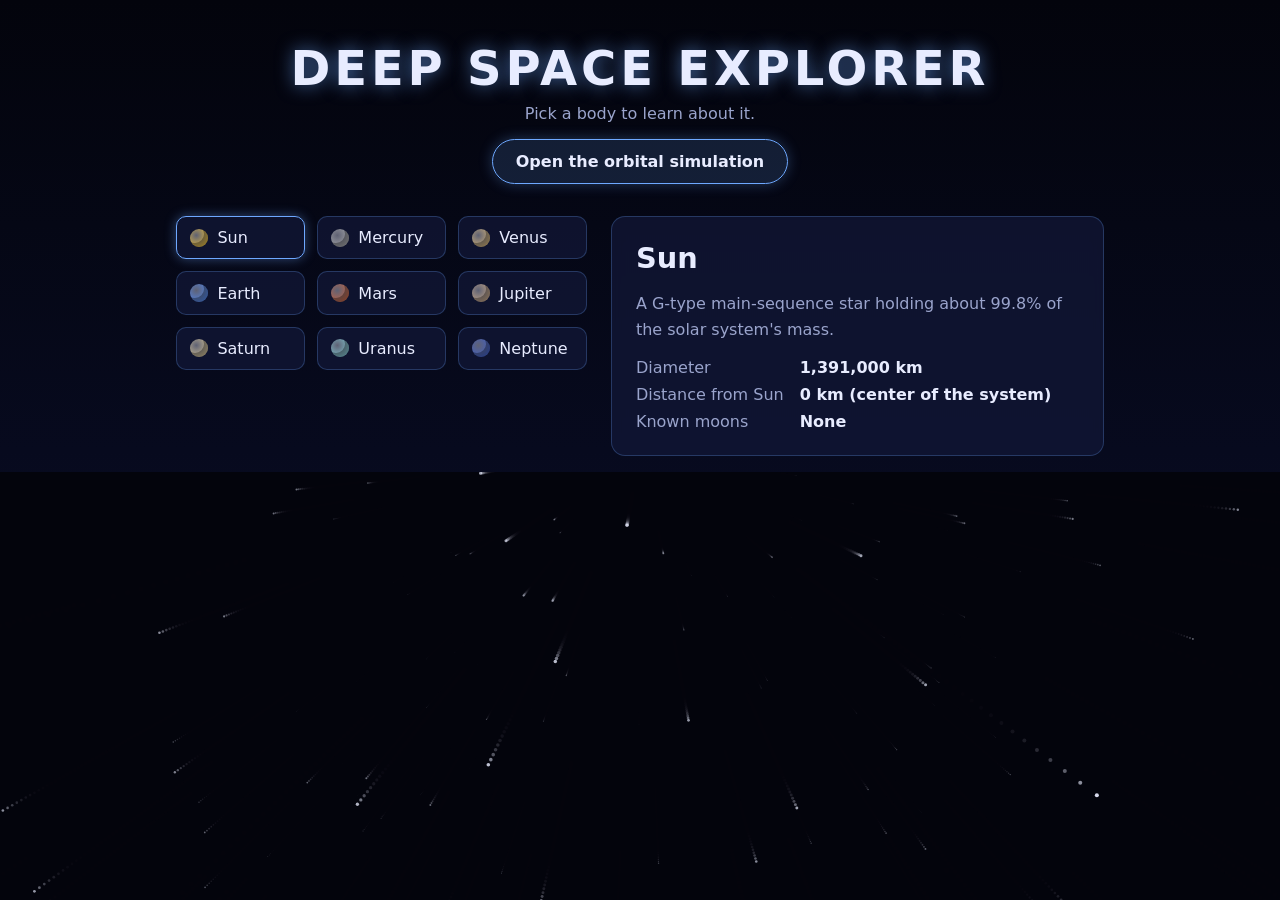
<file: index.html>
<!DOCTYPE html>
<html lang="en">
<head>
  <meta charset="UTF-8">
  <meta name="viewport" content="width=device-width, initial-scale=1.0, viewport-fit=cover">
  <meta name="theme-color" content="#03040c">
  <meta name="apple-mobile-web-app-capable" content="yes">
  <meta name="mobile-web-app-capable" content="yes">
  <meta name="apple-mobile-web-app-status-bar-style" content="black-translucent">
  <meta name="apple-mobile-web-app-title" content="Space">
  <link rel="apple-touch-icon" href="icons/apple-touch-icon.png">
  <link rel="icon" href="icons/icon.svg" type="image/svg+xml">
  <link rel="icon" href="icons/favicon-32.png" sizes="32x32" type="image/png">
  <link rel="manifest" href="manifest.webmanifest">
  <title>Deep Space Explorer</title>
  <link rel="stylesheet" href="styles.css">
</head>
<body>
  <canvas id="stars" aria-hidden="true"></canvas>

  <header>
    <h1>Deep Space Explorer</h1>
    <p>Pick a body to learn about it.</p>
    <a class="cta" href="simulation.html">Open the orbital simulation</a>
  </header>

  <main>
    <nav id="bodies" aria-label="Solar system bodies"></nav>

    <section id="info" aria-live="polite">
      <h2 id="name"></h2>
      <p id="desc"></p>
      <dl>
        <dt>Diameter</dt><dd id="diameter"></dd>
        <dt>Distance from Sun</dt><dd id="distance"></dd>
        <dt>Known moons</dt><dd id="moons"></dd>
      </dl>
    </section>
  </main>

  <script src="script.js"></script>
</body>
</html>
</file>
<file: styles.css>
:root {
  --bg-top: #03040c;
  --bg-bottom: #0b1030;
  --text: #e8ecff;
  --muted: #9aa4cc;
  --accent: #6ea8ff;
  --panel: rgba(18, 24, 56, 0.72);
  --border: rgba(110, 168, 255, 0.25);
}

* { box-sizing: border-box; }

html, body {
  margin: 0;
  min-height: 100%;
  font-family: system-ui, -apple-system, "Segoe UI", Roboto, sans-serif;
  color: var(--text);
  background: linear-gradient(to bottom, var(--bg-top), var(--bg-bottom)) fixed;
}

#stars {
  position: fixed;
  inset: 0;
  width: 100%;
  height: 100%;
  z-index: -1;
}

body {
  padding-left: env(safe-area-inset-left);
  padding-right: env(safe-area-inset-right);
  padding-bottom: env(safe-area-inset-bottom);
  -webkit-text-size-adjust: 100%;
}

button, select, input, a { touch-action: manipulation; }

header {
  text-align: center;
  padding: max(2.5rem, env(safe-area-inset-top)) 1rem 1rem;
}

header h1 {
  margin: 0;
  font-size: clamp(1.8rem, 4vw, 3rem);
  letter-spacing: 0.08em;
  text-transform: uppercase;
  text-shadow: 0 0 18px rgba(110, 168, 255, 0.6);
}

header p {
  margin: 0.5rem 0 0;
  color: var(--muted);
}

main {
  max-width: 960px;
  margin: 0 auto;
  padding: 1rem;
  display: grid;
  gap: 1.5rem;
  grid-template-columns: 1fr;
}

@media (min-width: 720px) {
  main { grid-template-columns: 1fr 1.2fr; }
}

#bodies {
  display: grid;
  grid-template-columns: repeat(auto-fill, minmax(120px, 1fr));
  gap: 0.75rem;
  align-content: start;
}

#bodies button {
  display: flex;
  align-items: center;
  gap: 0.6rem;
  padding: 0.7rem 0.8rem;
  background: var(--panel);
  color: var(--text);
  border: 1px solid var(--border);
  border-radius: 10px;
  cursor: pointer;
  font: inherit;
  transition: transform 0.15s ease, border-color 0.15s ease;
}

#bodies button:hover,
#bodies button:focus-visible {
  transform: translateY(-2px);
  border-color: var(--accent);
  outline: none;
}

#bodies button[aria-pressed="true"] {
  border-color: var(--accent);
  box-shadow: 0 0 12px rgba(110, 168, 255, 0.4);
}

.dot {
  width: 18px;
  height: 18px;
  border-radius: 50%;
  flex-shrink: 0;
  box-shadow: inset -4px -4px 0 rgba(0, 0, 0, 0.35);
}

#info {
  background: var(--panel);
  border: 1px solid var(--border);
  border-radius: 14px;
  padding: 1.5rem;
  backdrop-filter: blur(6px);
}

#info h2 {
  margin: 0 0 0.5rem;
  font-size: 1.8rem;
}

#info p {
  color: var(--muted);
  line-height: 1.6;
}

#info dl {
  display: grid;
  grid-template-columns: auto 1fr;
  gap: 0.5rem 1rem;
  margin: 1rem 0 0;
}

#info dt {
  color: var(--muted);
}

#info dd {
  margin: 0;
  font-weight: 600;
}

.cta {
  display: inline-block;
  margin-top: 1rem;
  padding: 0.75rem 1.4rem;
  border: 1px solid var(--accent);
  border-radius: 999px;
  color: var(--text);
  background: rgba(110, 168, 255, 0.15);
  text-decoration: none;
  font-weight: 600;
  box-shadow: 0 0 14px rgba(110, 168, 255, 0.3);
}

/* Phones: planets become a swipeable row so the details stay in view. */
@media (max-width: 719px) {
  header { padding-top: max(1.5rem, env(safe-area-inset-top)); }
  #bodies {
    display: flex;
    overflow-x: auto;
    scroll-snap-type: x proximity;
    gap: 0.5rem;
    margin: 0 -1rem;
    padding: 0.25rem 1rem 0.5rem;
    scrollbar-width: none;
  }
  #bodies::-webkit-scrollbar { display: none; }
  #bodies button { flex: 0 0 auto; min-height: 44px; scroll-snap-align: start; }
  #bodies button:hover { transform: none; }
  #info { padding: 1.25rem; }
  #info h2 { font-size: 1.5rem; }
}
</file>
